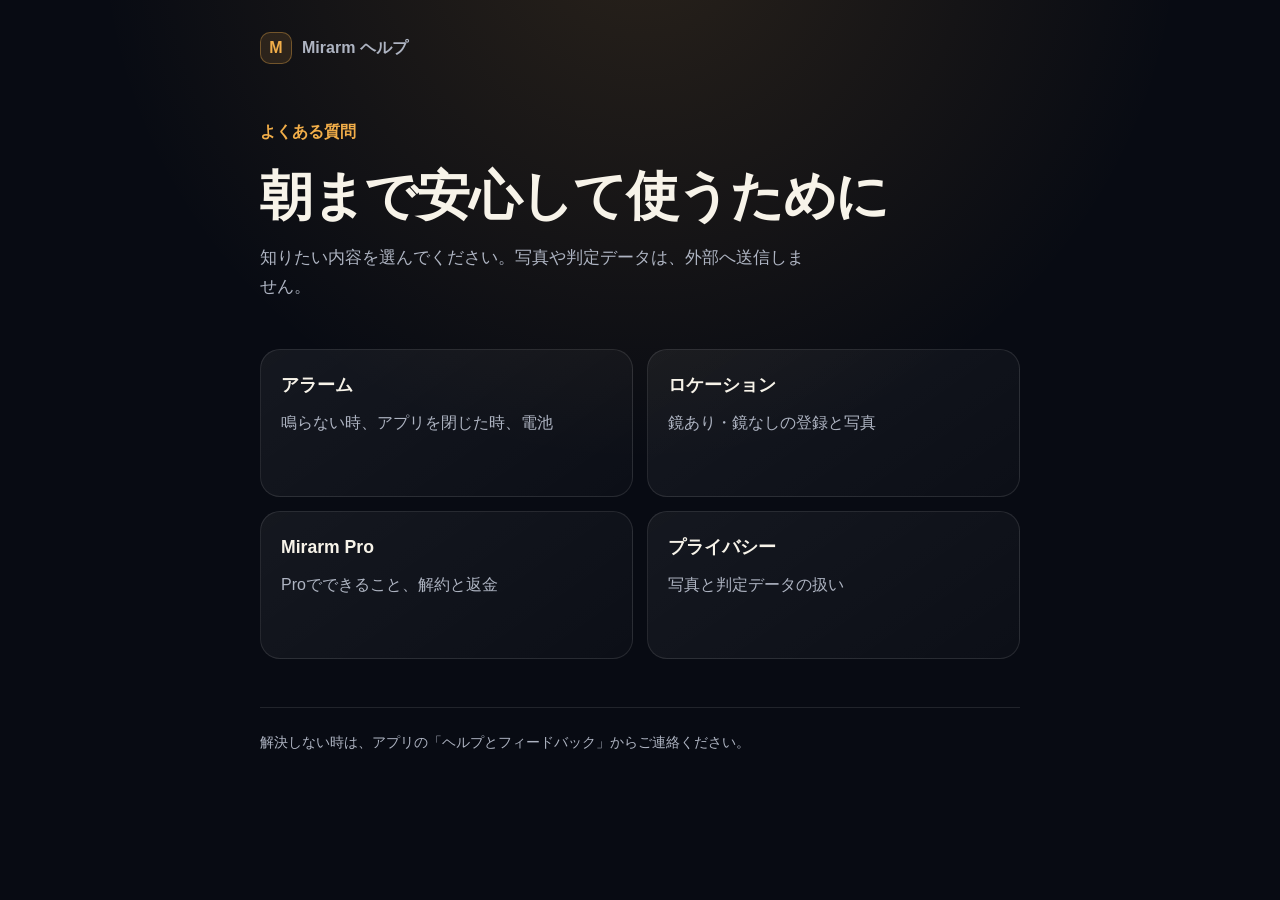
<file: index.html>
<!doctype html>
<html lang="ja">
<head>
  <meta charset="utf-8">
  <meta name="viewport" content="width=device-width, initial-scale=1">
  <meta name="description" content="Mirarmの使い方と、よくある質問への回答です。">
  <title>Mirarm ヘルプ</title>
  <link rel="stylesheet" href="styles.css">
</head>
<body>
  <main class="shell">
    <a class="brand" href="index.html"><span class="brand-mark" aria-hidden="true">M</span>Mirarm ヘルプ</a>
    <header>
      <p class="eyebrow">よくある質問</p>
      <h1>朝まで安心して使うために</h1>
      <p class="lead">知りたい内容を選んでください。写真や判定データは、外部へ送信しません。</p>
    </header>
    <nav class="grid" aria-label="ヘルプのカテゴリ">
      <a class="card" href="alarm.html"><strong>アラーム</strong><span>鳴らない時、アプリを閉じた時、電池</span></a>
      <a class="card" href="location.html"><strong>ロケーション</strong><span>鏡あり・鏡なしの登録と写真</span></a>
      <a class="card" href="pro.html"><strong>Mirarm Pro</strong><span>Proでできること、解約と返金</span></a>
      <a class="card" href="privacy.html"><strong>プライバシー</strong><span>写真と判定データの扱い</span></a>
    </nav>
    <footer>解決しない時は、アプリの「ヘルプとフィードバック」からご連絡ください。</footer>
  </main>
</body>
</html>
</file>
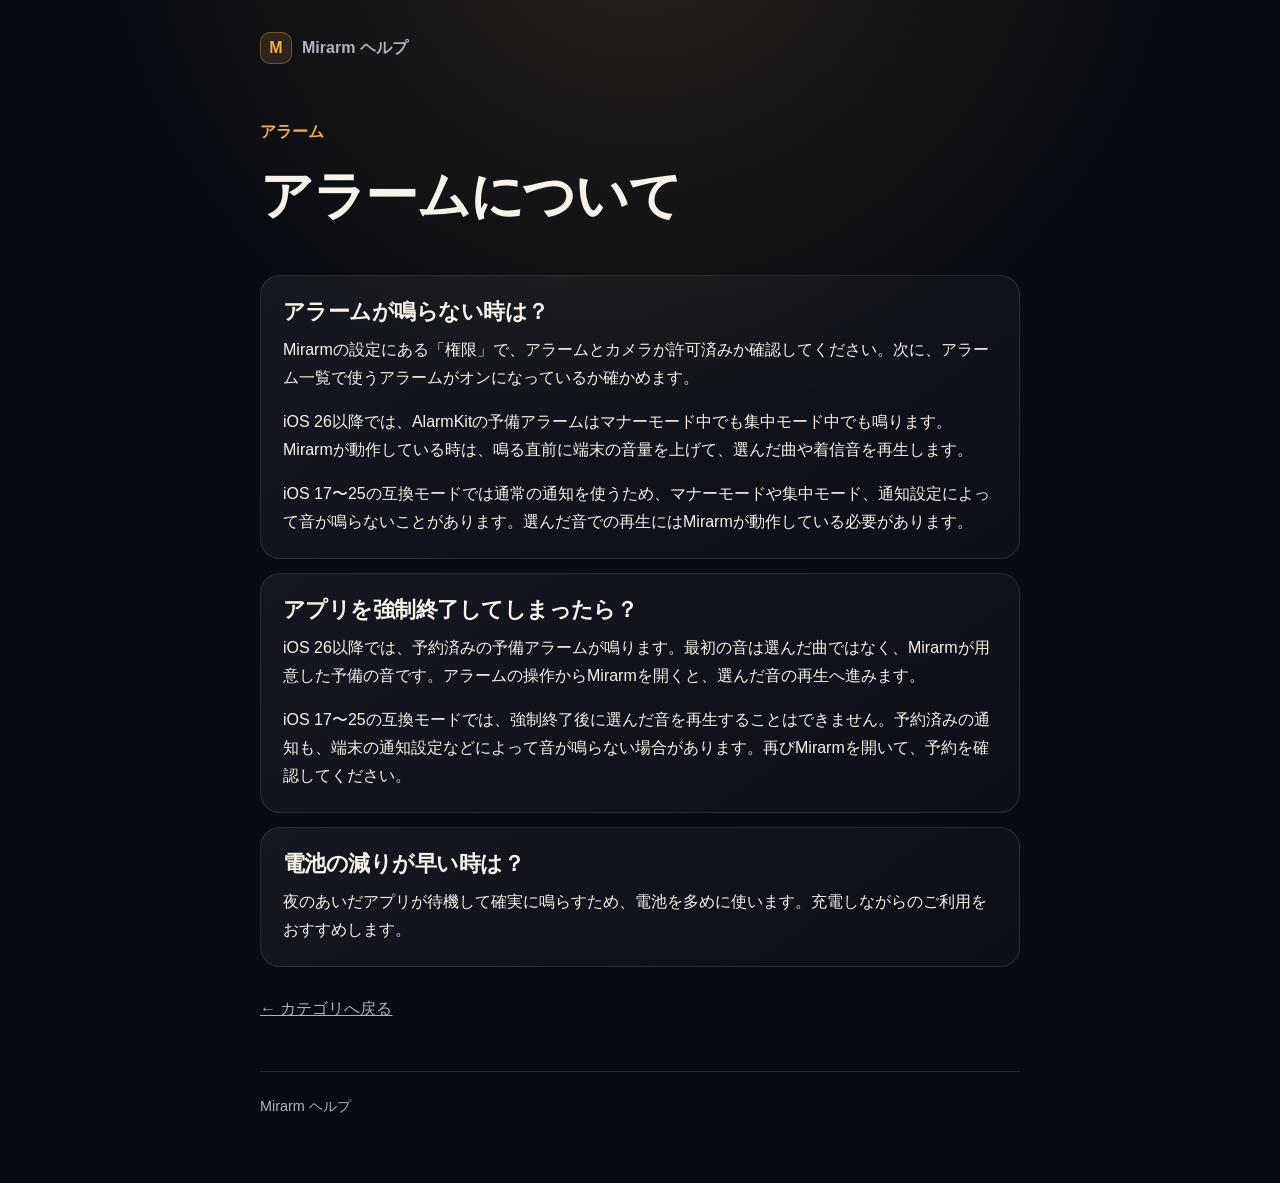
<file: alarm.html>
<!doctype html>
<html lang="ja">
<head>
  <meta charset="utf-8">
  <meta name="viewport" content="width=device-width, initial-scale=1">
  <meta name="description" content="Mirarmのアラームについてのよくある質問です。">
  <title>アラーム｜Mirarm ヘルプ</title>
  <link rel="stylesheet" href="styles.css">
</head>
<body>
  <main class="shell">
    <a class="brand" href="index.html"><span class="brand-mark" aria-hidden="true">M</span>Mirarm ヘルプ</a>
    <header><p class="eyebrow">アラーム</p><h1>アラームについて</h1></header>
    <article class="answer">
      <h2>アラームが鳴らない時は？</h2>
      <p>Mirarmの設定にある「権限」で、アラームとカメラが許可済みか確認してください。次に、アラーム一覧で使うアラームがオンになっているか確かめます。</p>
      <p>iOS 26以降では、AlarmKitの予備アラームはマナーモード中でも集中モード中でも鳴ります。Mirarmが動作している時は、鳴る直前に端末の音量を上げて、選んだ曲や着信音を再生します。</p>
      <p>iOS 17〜25の互換モードでは通常の通知を使うため、マナーモードや集中モード、通知設定によって音が鳴らないことがあります。選んだ音での再生にはMirarmが動作している必要があります。</p>
    </article>
    <article class="answer">
      <h2>アプリを強制終了してしまったら？</h2>
      <p>iOS 26以降では、予約済みの予備アラームが鳴ります。最初の音は選んだ曲ではなく、Mirarmが用意した予備の音です。アラームの操作からMirarmを開くと、選んだ音の再生へ進みます。</p>
      <p>iOS 17〜25の互換モードでは、強制終了後に選んだ音を再生することはできません。予約済みの通知も、端末の通知設定などによって音が鳴らない場合があります。再びMirarmを開いて、予約を確認してください。</p>
    </article>
    <article class="answer">
      <h2>電池の減りが早い時は？</h2>
      <p>夜のあいだアプリが待機して確実に鳴らすため、電池を多めに使います。充電しながらのご利用をおすすめします。</p>
    </article>
    <a class="back" href="index.html">← カテゴリへ戻る</a>
    <footer>Mirarm ヘルプ</footer>
  </main>
</body>
</html>
</file>
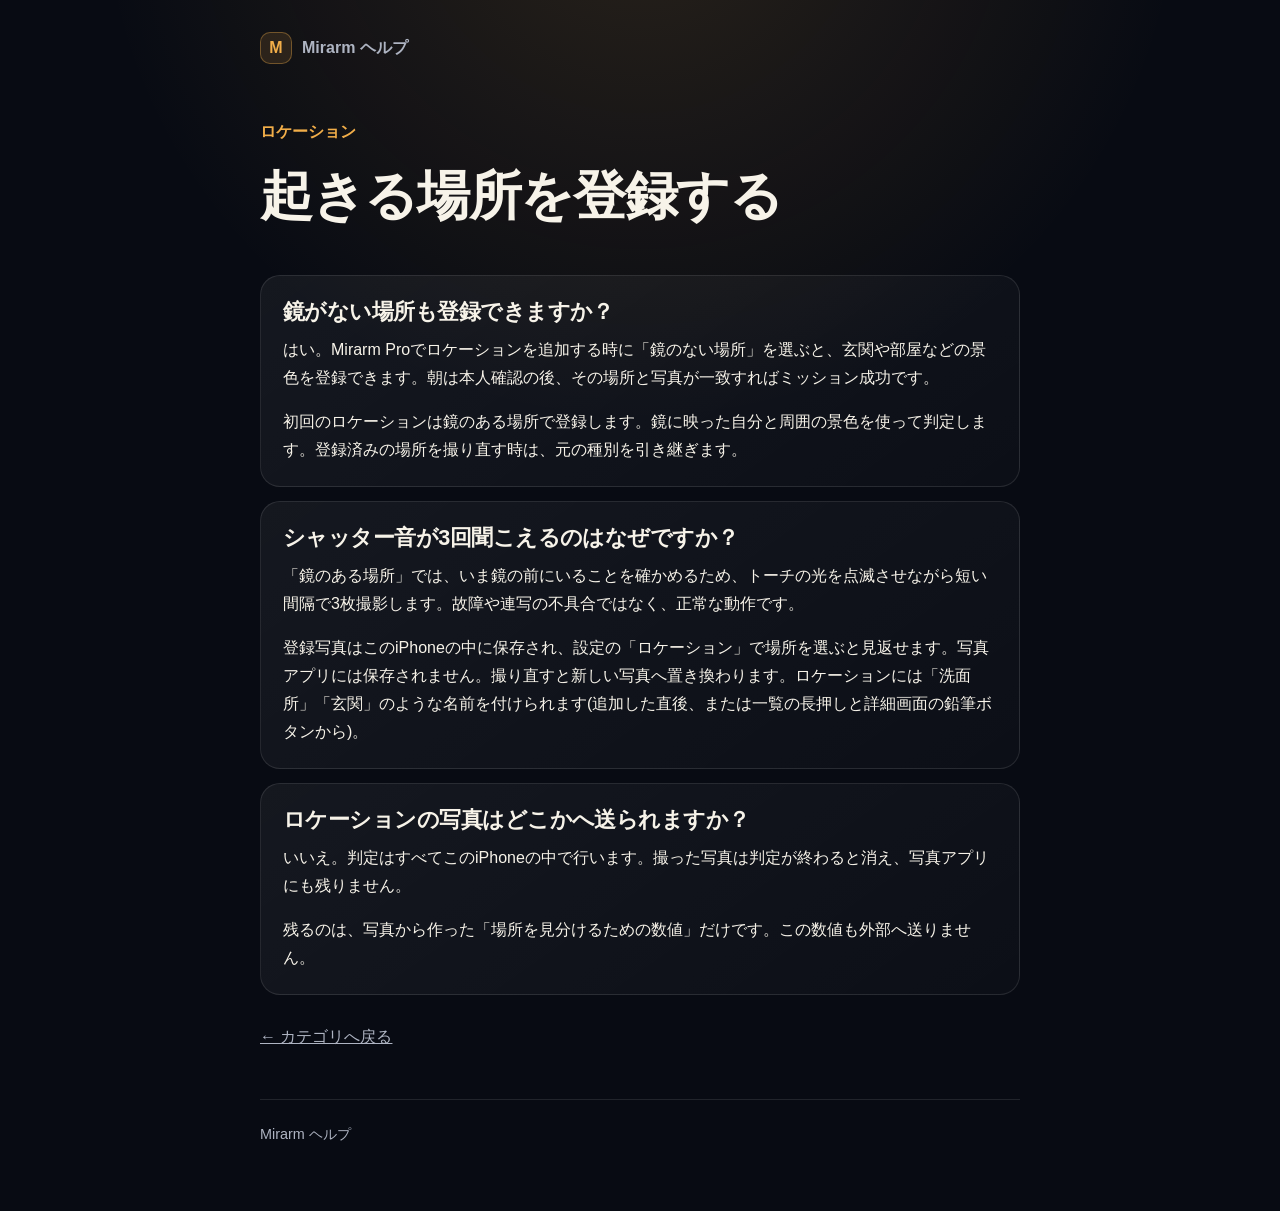
<file: location.html>
<!doctype html>
<html lang="ja">
<head>
  <meta charset="utf-8">
  <meta name="viewport" content="width=device-width, initial-scale=1">
  <meta name="description" content="Mirarmのロケーション登録についてのよくある質問です。">
  <title>ロケーション｜Mirarm ヘルプ</title>
  <link rel="stylesheet" href="styles.css">
</head>
<body>
  <main class="shell">
    <a class="brand" href="index.html"><span class="brand-mark" aria-hidden="true">M</span>Mirarm ヘルプ</a>
    <header><p class="eyebrow">ロケーション</p><h1>起きる場所を登録する</h1></header>
    <article class="answer">
      <h2>鏡がない場所も登録できますか？</h2>
      <p>はい。Mirarm Proでロケーションを追加する時に「鏡のない場所」を選ぶと、玄関や部屋などの景色を登録できます。朝は本人確認の後、その場所と写真が一致すればミッション成功です。</p>
      <p>初回のロケーションは鏡のある場所で登録します。鏡に映った自分と周囲の景色を使って判定します。登録済みの場所を撮り直す時は、元の種別を引き継ぎます。</p>
    </article>
    <article class="answer">
      <h2>シャッター音が3回聞こえるのはなぜですか？</h2>
      <p>「鏡のある場所」では、いま鏡の前にいることを確かめるため、トーチの光を点滅させながら短い間隔で3枚撮影します。故障や連写の不具合ではなく、正常な動作です。</p>
      <p>登録写真はこのiPhoneの中に保存され、設定の「ロケーション」で場所を選ぶと見返せます。写真アプリには保存されません。撮り直すと新しい写真へ置き換わります。ロケーションには「洗面所」「玄関」のような名前を付けられます(追加した直後、または一覧の長押しと詳細画面の鉛筆ボタンから)。</p>
    </article>
    <article class="answer">
      <h2>ロケーションの写真はどこかへ送られますか？</h2>
      <p>いいえ。判定はすべてこのiPhoneの中で行います。撮った写真は判定が終わると消え、写真アプリにも残りません。</p>
      <p>残るのは、写真から作った「場所を見分けるための数値」だけです。この数値も外部へ送りません。</p>
    </article>
    <a class="back" href="index.html">← カテゴリへ戻る</a>
    <footer>Mirarm ヘルプ</footer>
  </main>
</body>
</html>
</file>
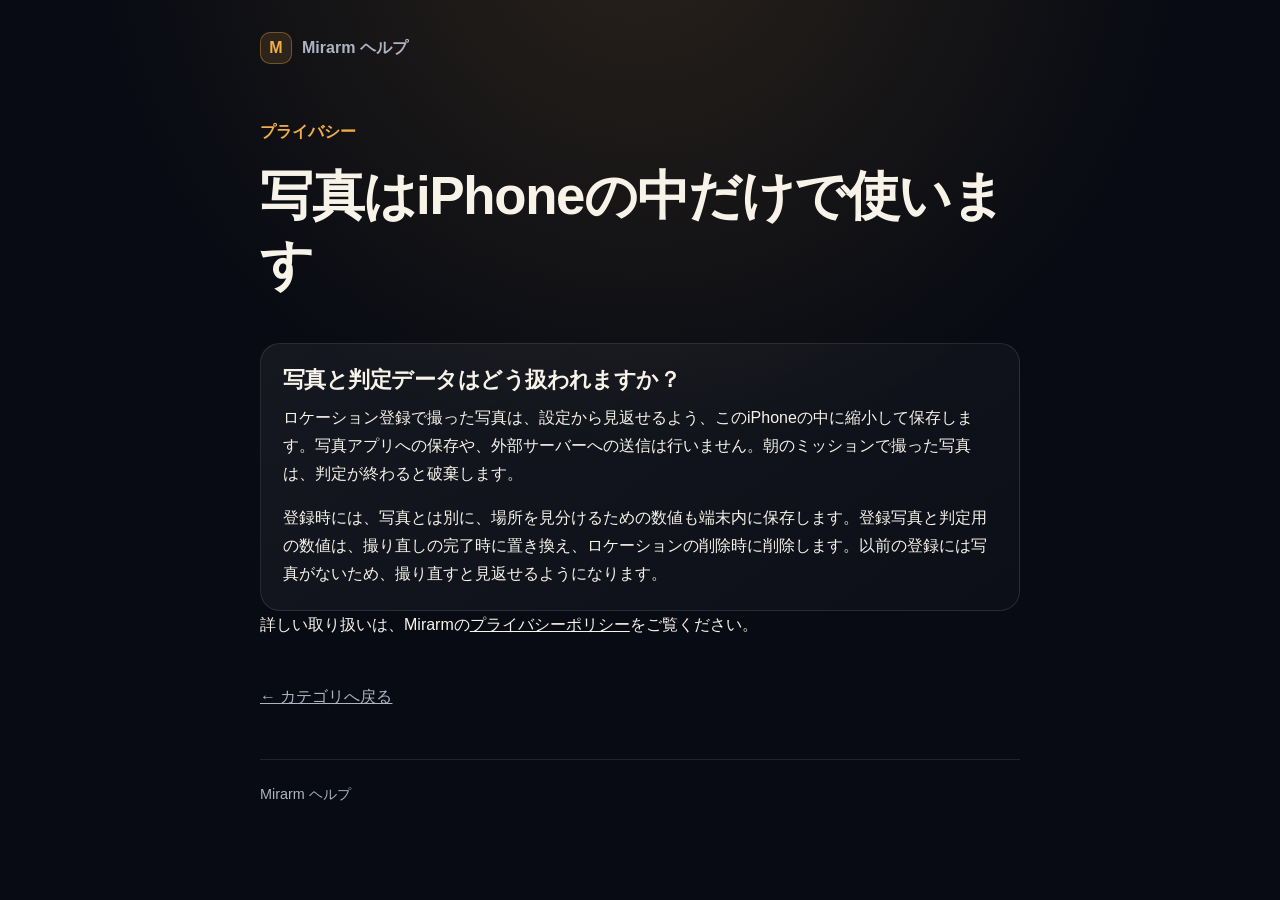
<file: privacy.html>
<!doctype html>
<html lang="ja">
<head>
  <meta charset="utf-8">
  <meta name="viewport" content="width=device-width, initial-scale=1">
  <meta name="description" content="Mirarmの写真と判定データの扱いについて説明します。">
  <title>プライバシー｜Mirarm ヘルプ</title>
  <link rel="stylesheet" href="styles.css">
</head>
<body>
  <main class="shell">
    <a class="brand" href="index.html"><span class="brand-mark" aria-hidden="true">M</span>Mirarm ヘルプ</a>
    <header><p class="eyebrow">プライバシー</p><h1>写真はiPhoneの中だけで使います</h1></header>
    <article class="answer">
      <h2>写真と判定データはどう扱われますか？</h2>
      <p>ロケーション登録で撮った写真は、設定から見返せるよう、このiPhoneの中に縮小して保存します。写真アプリへの保存や、外部サーバーへの送信は行いません。朝のミッションで撮った写真は、判定が終わると破棄します。</p>
      <p>登録時には、写真とは別に、場所を見分けるための数値も端末内に保存します。登録写真と判定用の数値は、撮り直しの完了時に置き換え、ロケーションの削除時に削除します。以前の登録には写真がないため、撮り直すと見返せるようになります。</p>
    </article>
    <p>詳しい取り扱いは、Mirarmの<a href="https://hitsujiplume.com/mirarm-legal/privacy.html">プライバシーポリシー</a>をご覧ください。</p>
    <a class="back" href="index.html">← カテゴリへ戻る</a>
    <footer>Mirarm ヘルプ</footer>
  </main>
</body>
</html>
</file>
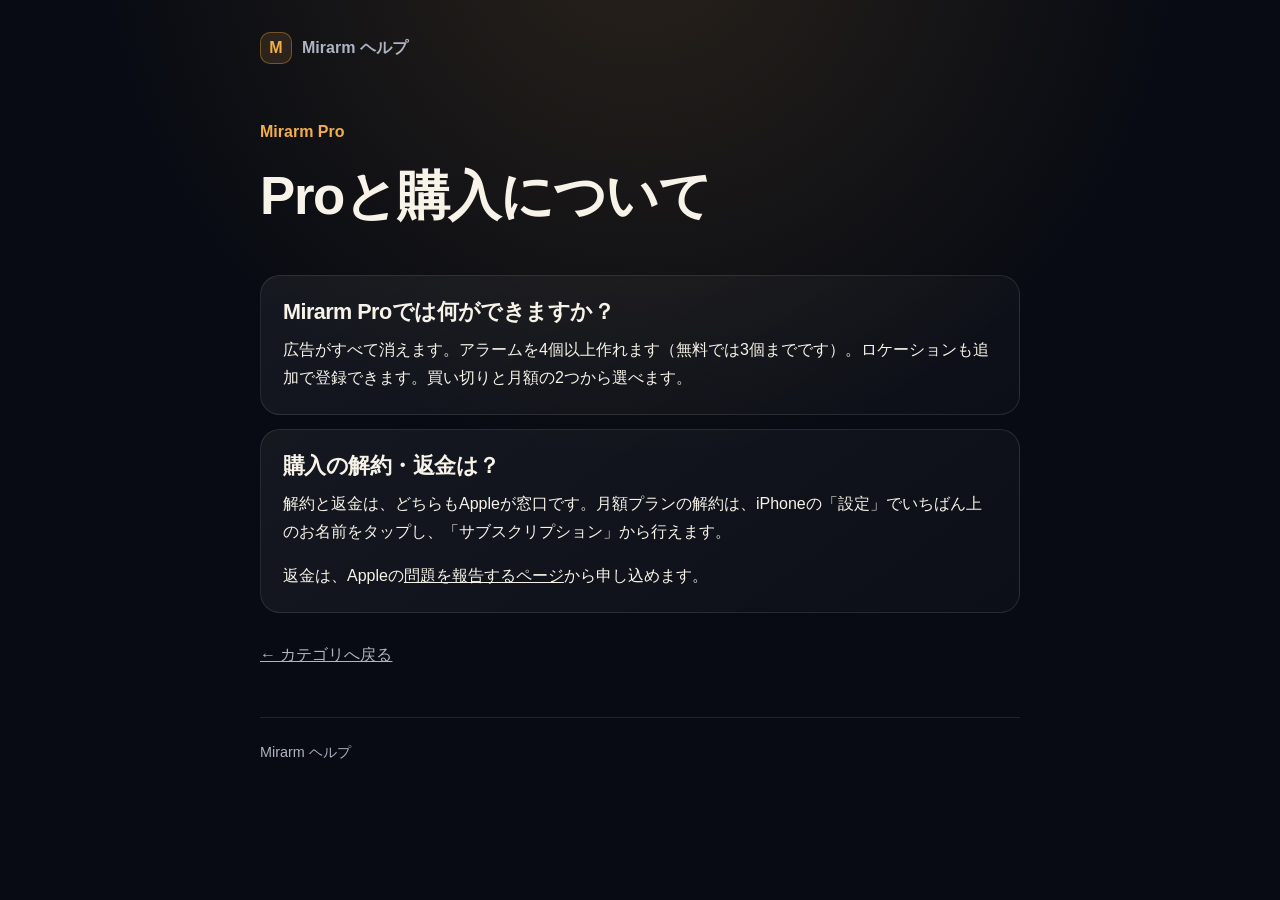
<file: pro.html>
<!doctype html>
<html lang="ja">
<head>
  <meta charset="utf-8">
  <meta name="viewport" content="width=device-width, initial-scale=1">
  <meta name="description" content="Mirarm Proと購入についてのよくある質問です。">
  <title>Mirarm Pro｜Mirarm ヘルプ</title>
  <link rel="stylesheet" href="styles.css">
</head>
<body>
  <main class="shell">
    <a class="brand" href="index.html"><span class="brand-mark" aria-hidden="true">M</span>Mirarm ヘルプ</a>
    <header><p class="eyebrow">Mirarm Pro</p><h1>Proと購入について</h1></header>
    <article class="answer">
      <h2>Mirarm Proでは何ができますか？</h2>
      <p>広告がすべて消えます。アラームを4個以上作れます（無料では3個までです）。ロケーションも追加で登録できます。買い切りと月額の2つから選べます。</p>
    </article>
    <article class="answer">
      <h2>購入の解約・返金は？</h2>
      <p>解約と返金は、どちらもAppleが窓口です。月額プランの解約は、iPhoneの「設定」でいちばん上のお名前をタップし、「サブスクリプション」から行えます。</p>
      <p>返金は、Appleの<a href="https://reportaproblem.apple.com/">問題を報告するページ</a>から申し込めます。</p>
    </article>
    <a class="back" href="index.html">← カテゴリへ戻る</a>
    <footer>Mirarm ヘルプ</footer>
  </main>
</body>
</html>
</file>
<file: styles.css>
:root {
  color-scheme: dark;
  --ink: #080b13;
  --panel: #111725;
  --line: rgba(255, 255, 255, 0.1);
  --text: #f7f3e9;
  --muted: #aeb4c2;
  --amber: #f2ae49;
  --amber-soft: rgba(242, 174, 73, 0.12);
}

* { box-sizing: border-box; }

html { background: var(--ink); }

body {
  margin: 0;
  color: var(--text);
  background:
    radial-gradient(circle at 50% -10%, rgba(242, 174, 73, 0.14), transparent 34rem),
    var(--ink);
  font-family: -apple-system, BlinkMacSystemFont, "SF Pro Text", "Hiragino Sans", sans-serif;
  font-size: 16px;
  line-height: 1.75;
}

a { color: inherit; }

.shell {
  width: min(760px, calc(100% - 32px));
  margin: 0 auto;
  padding: 32px 0 64px;
}

.brand {
  display: inline-flex;
  align-items: center;
  gap: 10px;
  color: var(--muted);
  text-decoration: none;
  font-weight: 650;
}

.brand-mark {
  display: grid;
  width: 32px;
  height: 32px;
  place-items: center;
  border: 1px solid rgba(242, 174, 73, 0.35);
  border-radius: 10px;
  color: var(--amber);
  background: var(--amber-soft);
}

header { padding: 54px 0 32px; }

h1, h2 { line-height: 1.3; letter-spacing: -0.025em; }
h1 { margin: 0 0 12px; font-size: clamp(2rem, 8vw, 3.3rem); }
h2 { margin: 40px 0 14px; font-size: 1.35rem; }
p { margin: 0 0 16px; }
.lead { max-width: 35rem; color: var(--muted); font-size: 1.05rem; }

.grid {
  display: grid;
  grid-template-columns: repeat(2, minmax(0, 1fr));
  gap: 14px;
}

.card, .answer {
  border: 1px solid var(--line);
  border-radius: 20px;
  background: linear-gradient(145deg, rgba(255,255,255,0.055), rgba(255,255,255,0.018));
}

.card {
  display: block;
  min-height: 148px;
  padding: 20px;
  text-decoration: none;
  transition: transform 160ms ease, border-color 160ms ease, background 160ms ease;
}

.card:hover, .card:focus-visible {
  transform: translateY(-2px);
  border-color: rgba(242, 174, 73, 0.45);
  background: linear-gradient(145deg, rgba(242,174,73,0.11), rgba(255,255,255,0.025));
  outline: none;
}

.card strong { display: block; margin-bottom: 8px; font-size: 1.1rem; }
.card span { color: var(--muted); }
.eyebrow { color: var(--amber); font-weight: 700; }
.back { display: inline-block; margin-top: 28px; color: var(--muted); }

.answer { padding: 22px; }
.answer + .answer { margin-top: 14px; }
.answer h2 { margin: 0 0 10px; }
.answer p:last-child { margin-bottom: 0; }

footer {
  margin-top: 48px;
  padding-top: 22px;
  border-top: 1px solid var(--line);
  color: var(--muted);
  font-size: 0.9rem;
}

@media (max-width: 600px) {
  .shell { width: min(100% - 24px, 760px); padding-top: 20px; }
  header { padding-top: 42px; }
  .grid { grid-template-columns: 1fr; }
  .card { min-height: 0; }
}

@media (prefers-reduced-motion: reduce) {
  .card { transition: none; }
}
</file>
